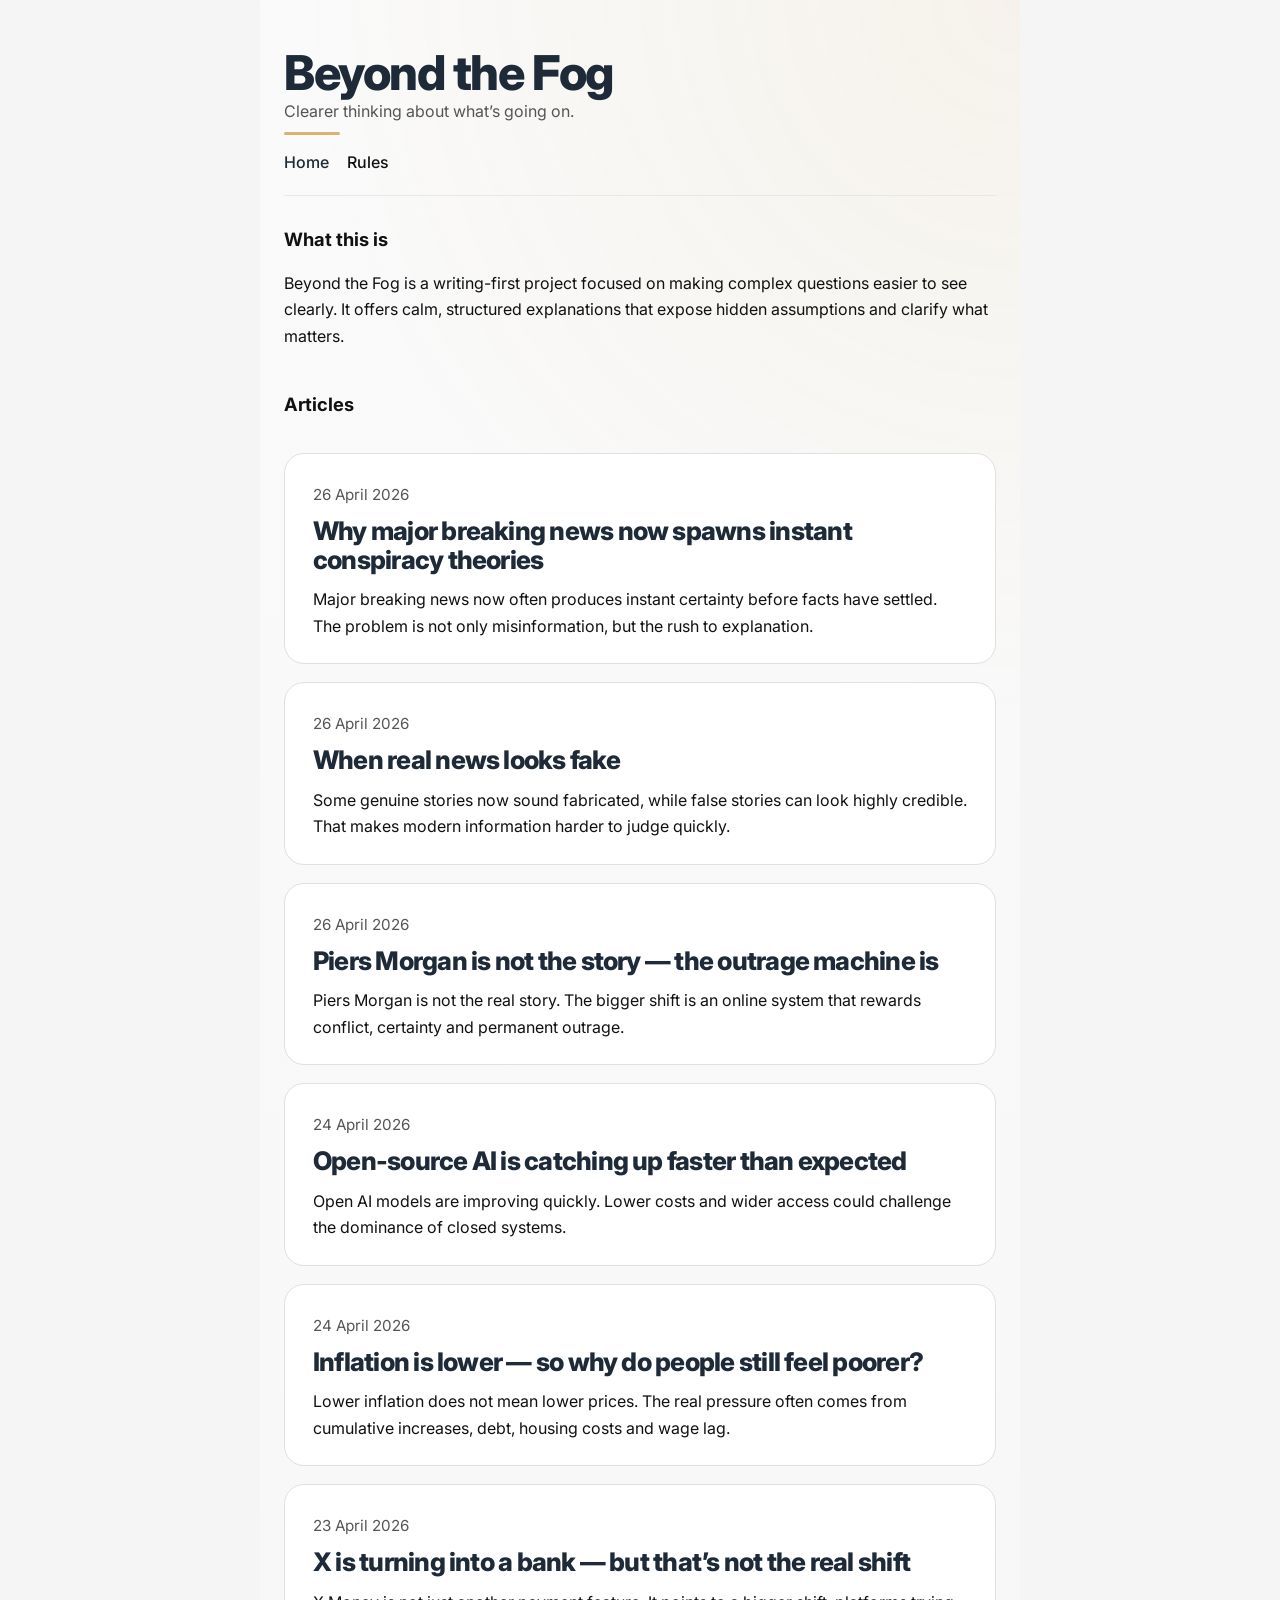
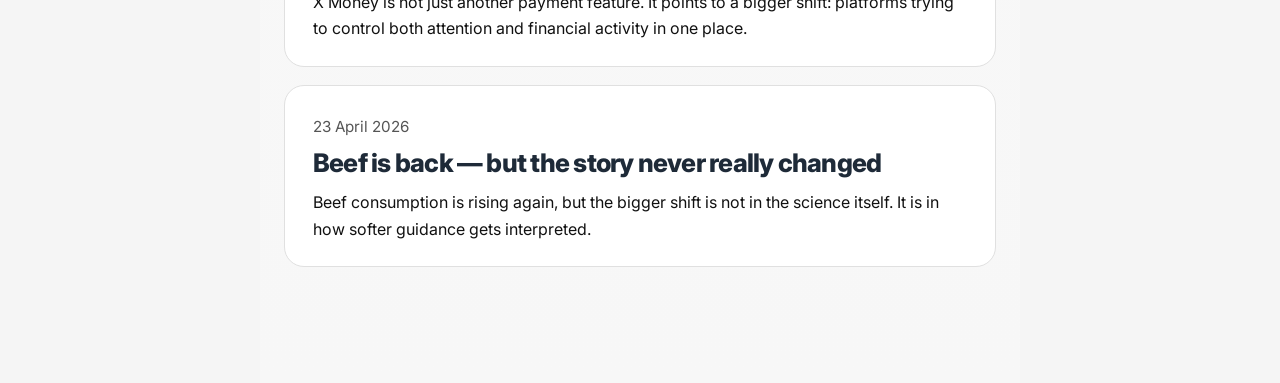
<file: index.html>
<!DOCTYPE html>
<html lang="en">
<head>

<!-- Google tag (gtag.js) -->
<script async src="https://www.googletagmanager.com/gtag/js?id=G-8LVD73R1KJ"></script>
<script>
  window.dataLayer = window.dataLayer || [];
  function gtag(){dataLayer.push(arguments);}
  gtag('js', new Date());

  gtag('config', 'G-8LVD73R1KJ');
</script>
	
	<meta charset="UTF-8" />
  <meta name="viewport" content="width=device-width, initial-scale=1.0" />
  <title>Beyond the Fog</title>
  <meta
    name="description"
    content="Beyond the Fog offers clearer thinking about what’s going on — through calm, structured writing."
  />
  <link rel="preconnect" href="https://fonts.googleapis.com" />
  <link rel="preconnect" href="https://fonts.gstatic.com" crossorigin />
  <link
    href="https://fonts.googleapis.com/css2?family=Inter:wght@400;500;600;700;800&display=swap"
    rel="stylesheet"
  />
  <link rel="stylesheet" href="css/styles.css" />
<link rel="icon" type="image/png" href="assets/favicon.png">
</head>
<body>
  <div class="site-shell">
    <header class="site-header">
      <div class="brand-block">
        <h1 class="site-title">Beyond the Fog</h1>
        <p class="site-tagline">Clearer thinking about what’s going on.</p>
        <div class="brand-mark" aria-hidden="true"></div>
      </div>

      <nav class="site-nav" aria-label="Primary navigation">
        <a href="index.html" class="nav-link current">Home</a>
        <a href="rules.html" class="nav-link">Rules</a>
      </nav>
    </header>

    <main class="main-content">
      <section class="intro-section">
        <h2>What this is</h2>
        <p>
          Beyond the Fog is a writing-first project focused on making complex questions easier to see clearly. It offers calm, structured explanations that expose hidden assumptions and clarify what matters.
        </p>
      </section>
<section class="articles-section">
  <h2>Articles</h2>

<a
  class="article-card"
  href="articles/2026-04-26-instant-conspiracy-cycle.html"
>
  <p class="article-meta">26 April 2026</p>
  <h3>Why major breaking news now spawns instant conspiracy theories</h3>
  <p class="article-summary">
    Major breaking news now often produces instant certainty before facts have settled. The problem is not only misinformation, but the rush to explanation.
  </p>
</a>
	
<a
  class="article-card"
  href="articles/2026-04-26-when-real-news-looks-fake.html"
>
  <p class="article-meta">26 April 2026</p>
  <h3>When real news looks fake</h3>
  <p class="article-summary">
    Some genuine stories now sound fabricated, while false stories can look highly credible. That makes modern information harder to judge quickly.
  </p>
</a>
	
<a
  class="article-card"
  href="articles/2026-04-26-outrage-machine.html"
>
  <p class="article-meta">26 April 2026</p>
  <h3>Piers Morgan is not the story — the outrage machine is</h3>
  <p class="article-summary">
    Piers Morgan is not the real story. The bigger shift is an online system
    that rewards conflict, certainty and permanent outrage.
  </p>
</a>

	
<a class="article-card" href="articles/2026-04-24-open-source-ai-catching-up.html">
  <p class="article-meta">24 April 2026</p>
  <h3>Open-source AI is catching up faster than expected</h3>
  <p class="article-summary">
    Open AI models are improving quickly. Lower costs and wider access could challenge the dominance of closed systems.
  </p>
</a>
	
<a class="article-card" href="articles/2026-04-24-why-people-feel-poorer.html">
  <p class="article-meta">24 April 2026</p>
  <h3>Inflation is lower — so why do people still feel poorer?</h3>
  <p class="article-summary">
    Lower inflation does not mean lower prices. The real pressure often comes from cumulative increases, debt, housing costs and wage lag.
  </p>
</a>

	
  <a
    class="article-card"
    href="articles/2026-04-23-x-money.html"
  >
    <p class="article-meta">23 April 2026</p>
    <h3>X is turning into a bank — but that’s not the real shift</h3>
    <p class="article-summary">
      X Money is not just another payment feature. It points to a bigger shift:
      platforms trying to control both attention and financial activity in one place.
    </p>
  </a>

  <a
    class="article-card"
    href="articles/2026-04-23-beef-is-back.html"
  >
    <p class="article-meta">23 April 2026</p>
    <h3>Beef is back — but the story never really changed</h3>
    <p class="article-summary">
      Beef consumption is rising again, but the bigger shift is not in the science
      itself. It is in how softer guidance gets interpreted.
    </p>
  </a>
</section> 
	   
	      </main>
  </div>
</body>
</html>
</file>
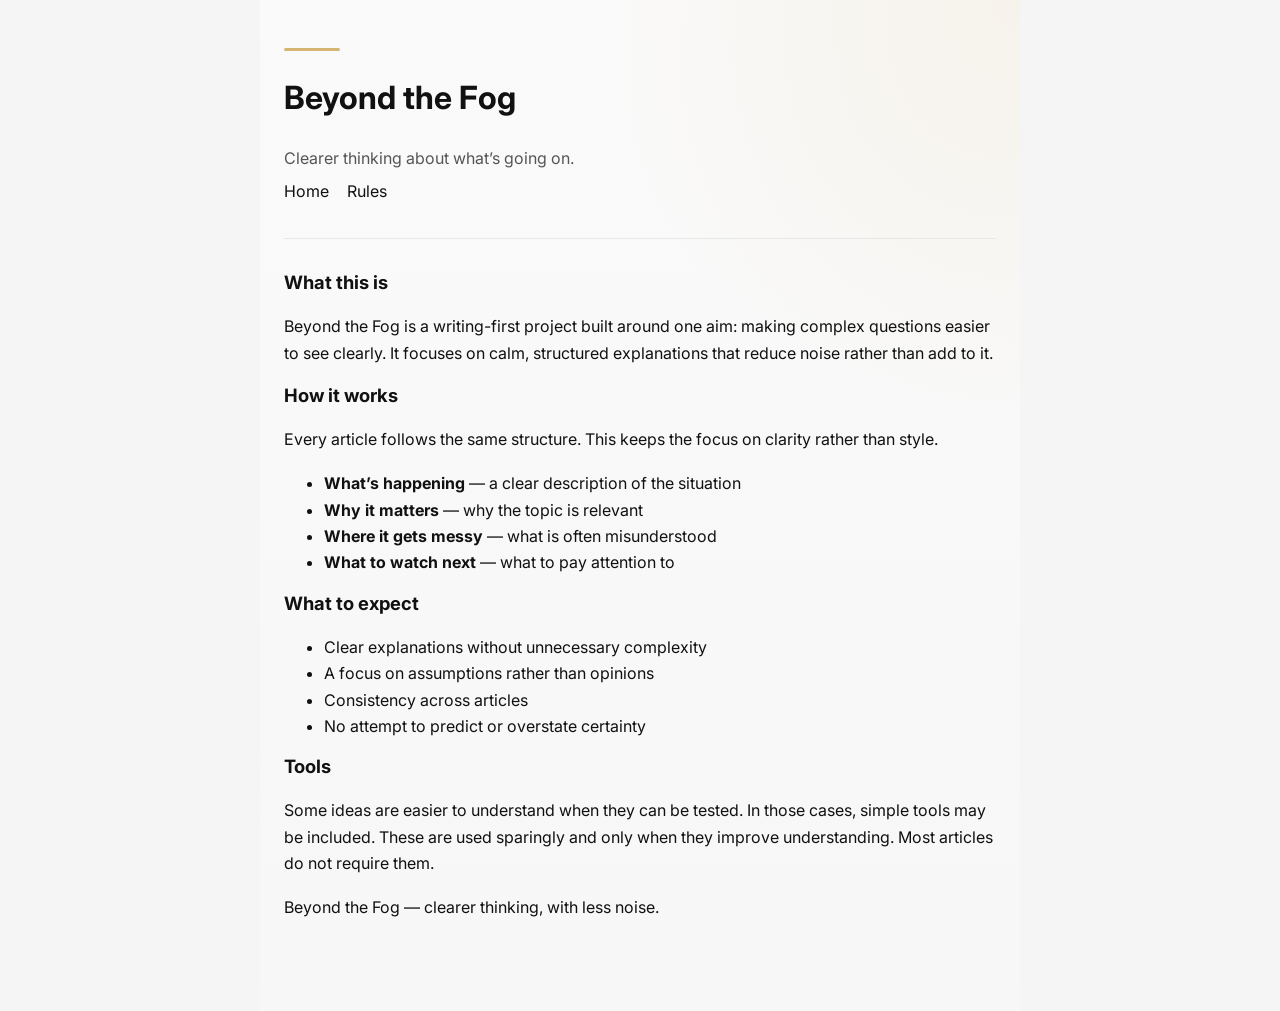
<file: rules.html>
<!DOCTYPE html>
<html lang="en">
<head>

	<!-- Google tag (gtag.js) -->
<script async src="https://www.googletagmanager.com/gtag/js?id=G-8LVD73R1KJ"></script>
<script>
  window.dataLayer = window.dataLayer || [];
  function gtag(){dataLayer.push(arguments);}
  gtag('js', new Date());

  gtag('config', 'G-8LVD73R1KJ');
</script>
	
	<meta charset="UTF-8" />
  <meta name="viewport" content="width=device-width, initial-scale=1.0" />
  <title>How this works | Beyond the Fog</title>
  <meta
    name="description"
    content="How Beyond the Fog works: a simple structure for clearer thinking about what’s going on."
  />
  <link rel="preconnect" href="https://fonts.googleapis.com" />
  <link rel="preconnect" href="https://fonts.gstatic.com" crossorigin />
  <link
    href="https://fonts.googleapis.com/css2?family=Inter:wght@400;500;600;700&display=swap"
    rel="stylesheet"
  />
  <link rel="stylesheet" href="css/styles.css" />
<link rel="icon" type="image/png" href="assets/favicon.png">
</head>
<body>
  <div class="site-shell">
    <header class="site-header">
      <div class="header-inner">
        <div class="brand-row">
          <div class="brand-mark" aria-hidden="true"></div>

          <div class="brand-block">
            <h1 class="site-name">Beyond the Fog</h1>
            <p class="site-tagline">Clearer thinking about what’s going on.</p>
            <div class="header-rule" aria-hidden="true"></div>

            <nav class="site-nav" aria-label="Primary navigation">
              <a href="index.html">Home</a>
              <a href="rules.html" aria-current="page">Rules</a>
            </nav>
          </div>
        </div>
      </div>
    </header>

    <main class="main-content">
      <div class="main-inner">
        <section class="section">
          <h2 class="section-title">What this is</h2>
          <p class="page-intro">
            Beyond the Fog is a writing-first project built around one aim:
            making complex questions easier to see clearly. It focuses on calm,
            structured explanations that reduce noise rather than add to it.
          </p>
        </section>
		        <section class="section">
          <h2 class="section-title">How it works</h2>
          <p class="page-intro">
            Every article follows the same structure. This keeps the focus on
            clarity rather than style.
          </p>

          <ul class="rules-list">
            <li><strong>What’s happening</strong> — a clear description of the situation</li>
            <li><strong>Why it matters</strong> — why the topic is relevant</li>
            <li><strong>Where it gets messy</strong> — what is often misunderstood</li>
            <li><strong>What to watch next</strong> — what to pay attention to</li>
          </ul>
        </section>

        <section class="section">
          <h2 class="section-title">What to expect</h2>
          <ul class="rules-list">
            <li>Clear explanations without unnecessary complexity</li>
            <li>A focus on assumptions rather than opinions</li>
            <li>Consistency across articles</li>
            <li>No attempt to predict or overstate certainty</li>
          </ul>
        </section>
		        <section class="section">
          <h2 class="section-title">Tools</h2>
          <p class="page-intro">
            Some ideas are easier to understand when they can be tested. In those
            cases, simple tools may be included. These are used sparingly and
            only when they improve understanding. Most articles do not require
            them.
          </p>
        </section>
      </div>
    </main>

    <footer class="site-footer">
      <div class="footer-inner">
        <p class="footer-text">
          Beyond the Fog — clearer thinking, with less noise.
        </p>
      </div>
    </footer>
  </div>
</body>
</html>
</file>
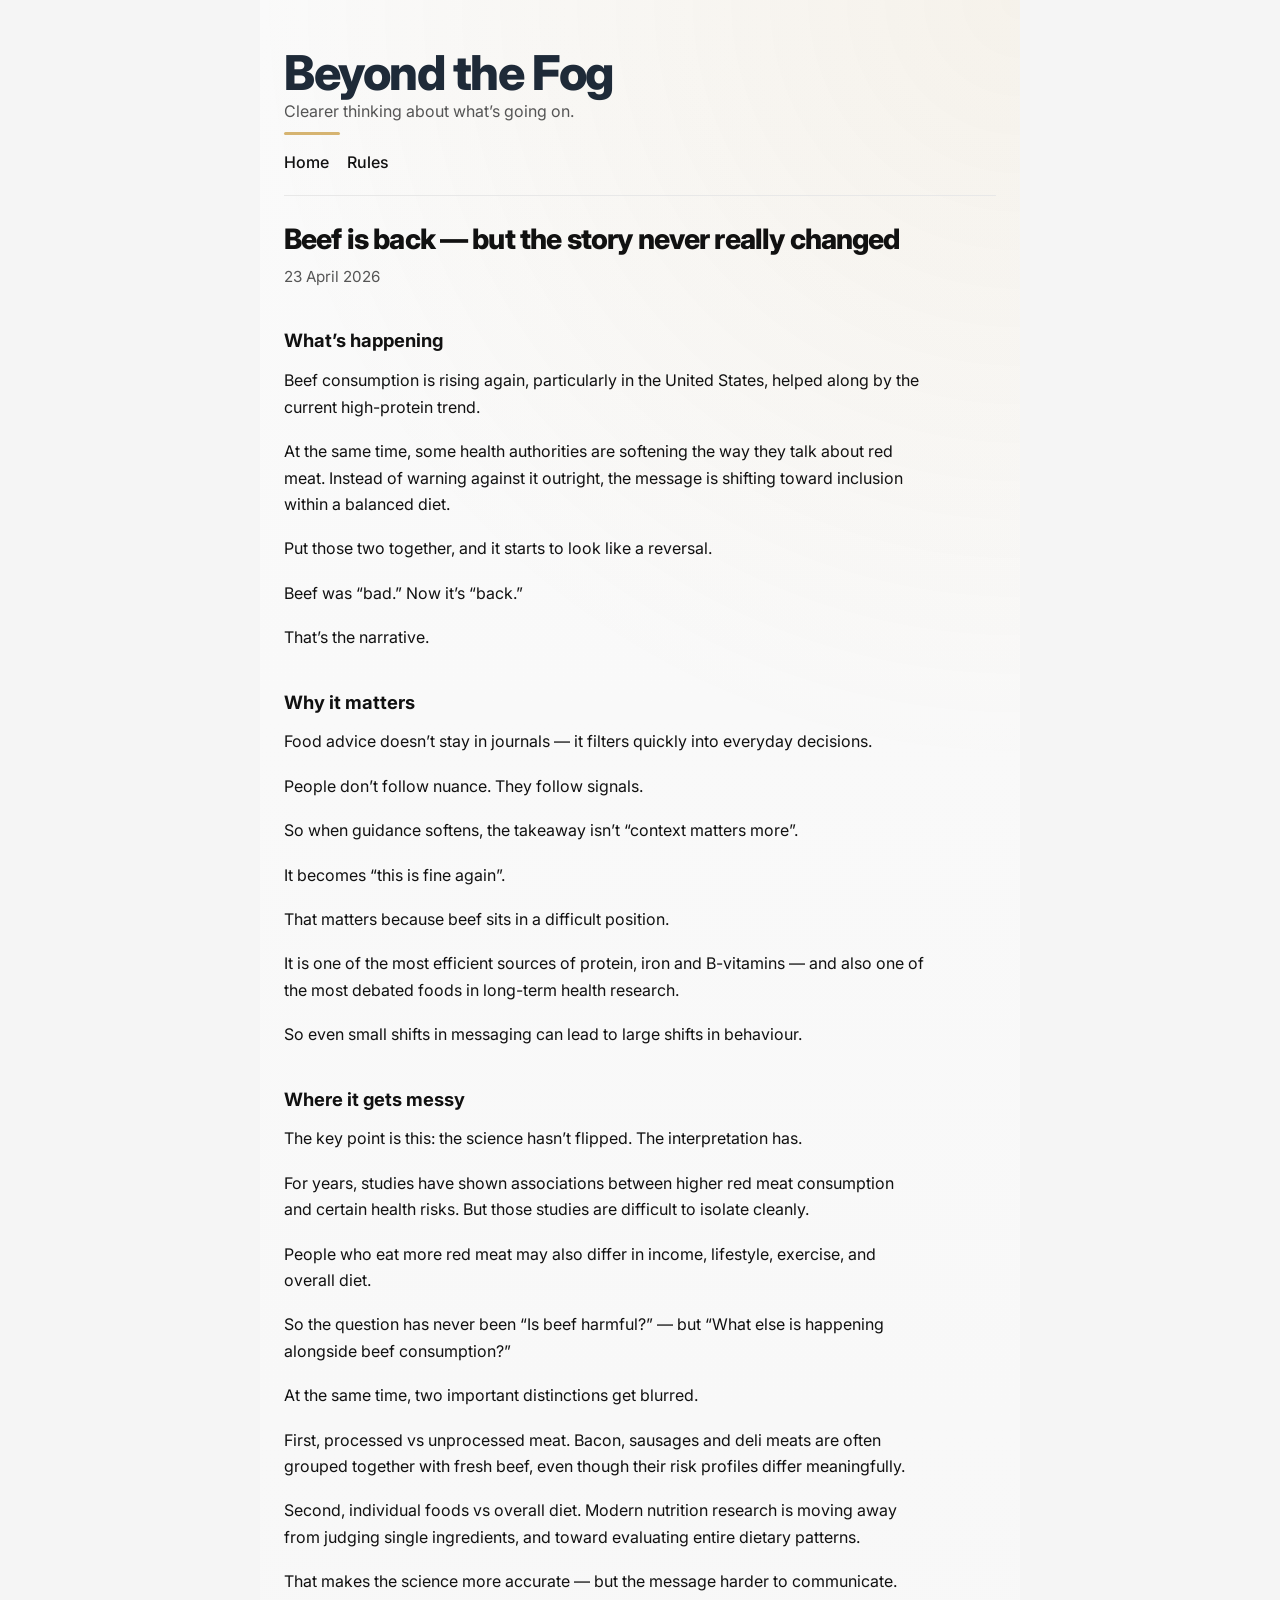
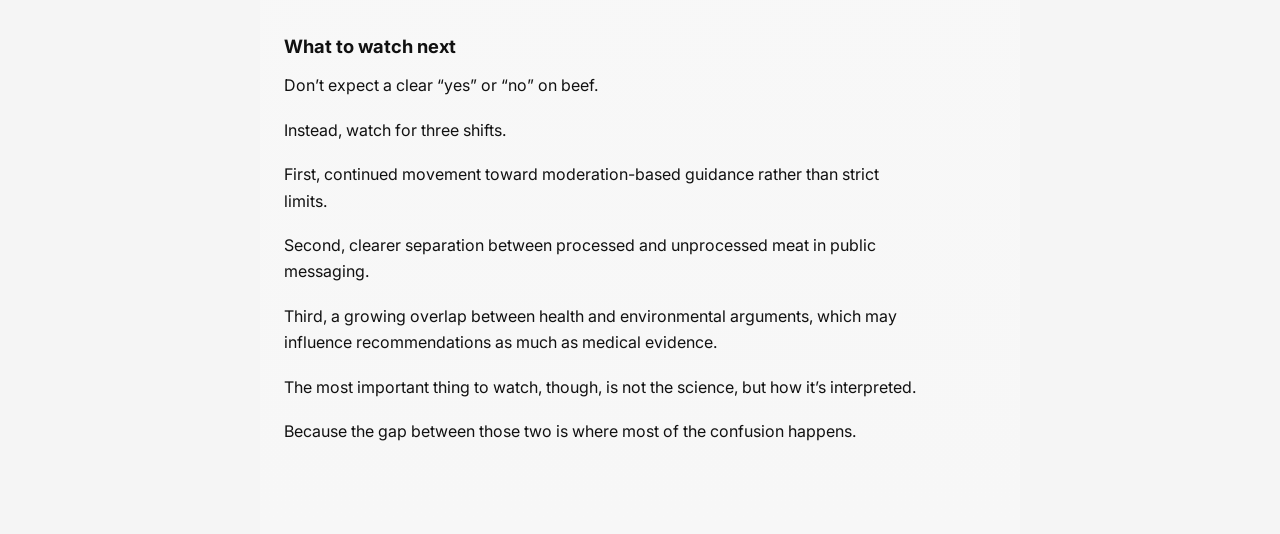
<file: articles/2026-04-23-beef-is-back.html>
<!DOCTYPE html>
<html lang="en">
<head>

<!-- Google tag (gtag.js) -->
<script async src="https://www.googletagmanager.com/gtag/js?id=G-8LVD73R1KJ"></script>
<script>
  window.dataLayer = window.dataLayer || [];
  function gtag(){dataLayer.push(arguments);}
  gtag('js', new Date());

  gtag('config', 'G-8LVD73R1KJ');
</script>
	
	<meta charset="UTF-8" />
  <meta name="viewport" content="width=device-width, initial-scale=1.0" />
  <title>Beef is back — but the story never really changed | Beyond the Fog</title>
  <meta
    name="description"
    content="Beef is making a comeback, but the underlying science hasn’t changed as much as the narrative suggests."
  />
  <link rel="preconnect" href="https://fonts.googleapis.com" />
  <link rel="preconnect" href="https://fonts.gstatic.com" crossorigin />
  <link
    href="https://fonts.googleapis.com/css2?family=Inter:wght@400;500;600;700;800&display=swap"
    rel="stylesheet"
  />
  <link rel="stylesheet" href="../css/styles.css" />
	<link rel="icon" type="image/png" href="../assets/favicon.png">
</head>

<body class="article-page">
  <div class="site-shell">

    <header class="site-header">
      <div class="brand-block">
        <h1 class="site-title">Beyond the Fog</h1>
        <p class="site-tagline">Clearer thinking about what’s going on.</p>
        <div class="brand-mark" aria-hidden="true"></div>
      </div>

      <nav class="site-nav" aria-label="Primary navigation">
        <a href="../index.html" class="nav-link">Home</a>
        <a href="../rules.html" class="nav-link">Rules</a>
      </nav>
    </header>

    <main class="article-container">

      <article>

        <h1 class="article-title">
          Beef is back — but the story never really changed
        </h1>

        <p class="article-date">23 April 2026</p>
		        <h2>What’s happening</h2>

        <p>
          Beef consumption is rising again, particularly in the United States,
          helped along by the current high-protein trend.
        </p>

        <p>
          At the same time, some health authorities are softening the way they
          talk about red meat. Instead of warning against it outright, the
          message is shifting toward inclusion within a balanced diet.
        </p>

        <p>
          Put those two together, and it starts to look like a reversal.
        </p>

        <p>
          Beef was “bad.” Now it’s “back.”
        </p>

        <p>
          That’s the narrative.
        </p>

        <h2>Why it matters</h2>

        <p>
          Food advice doesn’t stay in journals — it filters quickly into
          everyday decisions.
        </p>

        <p>
          People don’t follow nuance. They follow signals.
        </p>

        <p>
          So when guidance softens, the takeaway isn’t “context matters more”.
        </p>

        <p>
          It becomes “this is fine again”.
        </p>

        <p>
          That matters because beef sits in a difficult position.
        </p>

        <p>
          It is one of the most efficient sources of protein, iron and
          B-vitamins — and also one of the most debated foods in long-term
          health research.
        </p>

        <p>
          So even small shifts in messaging can lead to large shifts in
          behaviour.
        </p>
		        <h2>Where it gets messy</h2>

        <p>
          The key point is this: the science hasn’t flipped. The interpretation
          has.
        </p>

        <p>
          For years, studies have shown associations between higher red meat
          consumption and certain health risks. But those studies are difficult
          to isolate cleanly.
        </p>

        <p>
          People who eat more red meat may also differ in income, lifestyle,
          exercise, and overall diet.
        </p>

        <p>
          So the question has never been “Is beef harmful?” — but “What else is
          happening alongside beef consumption?”
        </p>

        <p>
          At the same time, two important distinctions get blurred.
        </p>

        <p>
          First, processed vs unprocessed meat. Bacon, sausages and deli meats
          are often grouped together with fresh beef, even though their risk
          profiles differ meaningfully.
        </p>

        <p>
          Second, individual foods vs overall diet. Modern nutrition research is
          moving away from judging single ingredients, and toward evaluating
          entire dietary patterns.
        </p>

        <p>
          That makes the science more accurate — but the message harder to
          communicate.
        </p>
		        <h2>What to watch next</h2>

        <p>
          Don’t expect a clear “yes” or “no” on beef.
        </p>

        <p>
          Instead, watch for three shifts.
        </p>

        <p>
          First, continued movement toward moderation-based guidance rather than
          strict limits.
        </p>

        <p>
          Second, clearer separation between processed and unprocessed meat in
          public messaging.
        </p>

        <p>
          Third, a growing overlap between health and environmental arguments,
          which may influence recommendations as much as medical evidence.
        </p>

        <p>
          The most important thing to watch, though, is not the science, but how
          it’s interpreted.
        </p>

        <p>
          Because the gap between those two is where most of the confusion
          happens.
        </p>

      </article>

    </main>

  </div>
</body>
</html>
</file>
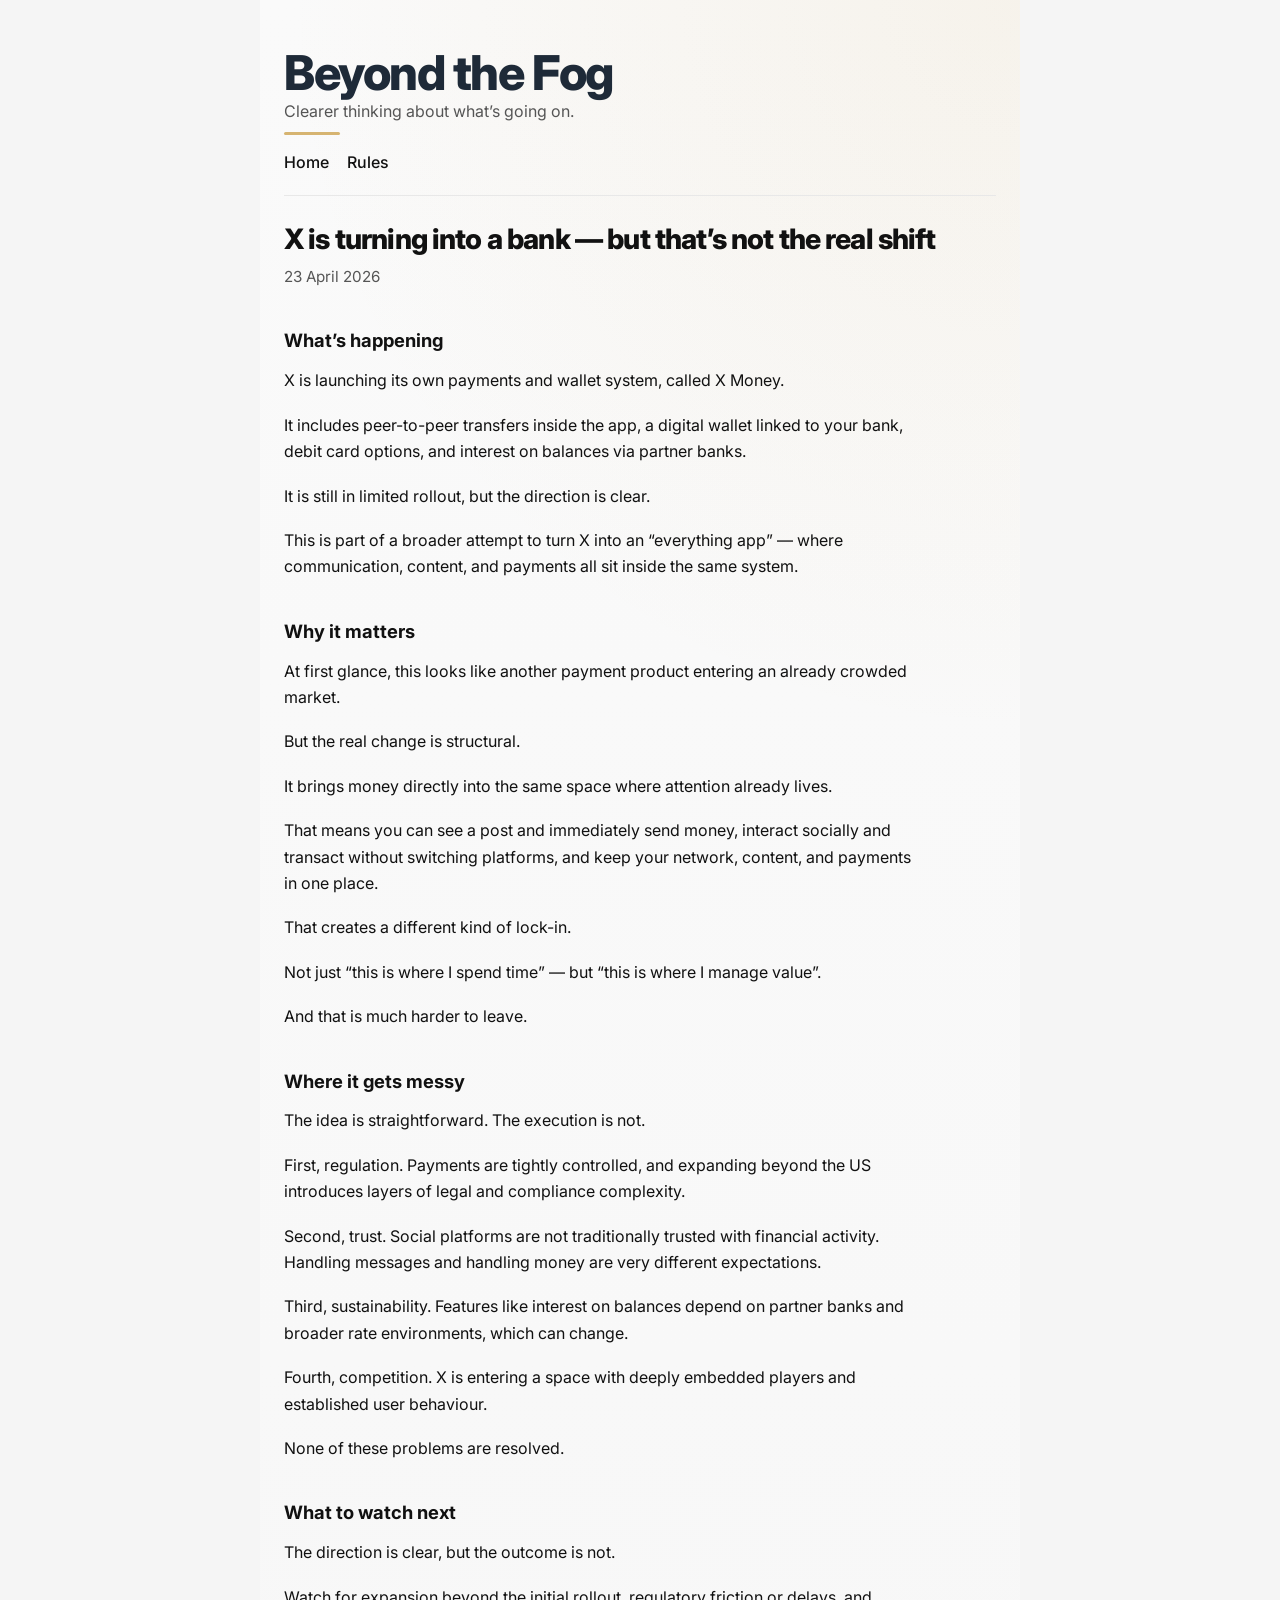
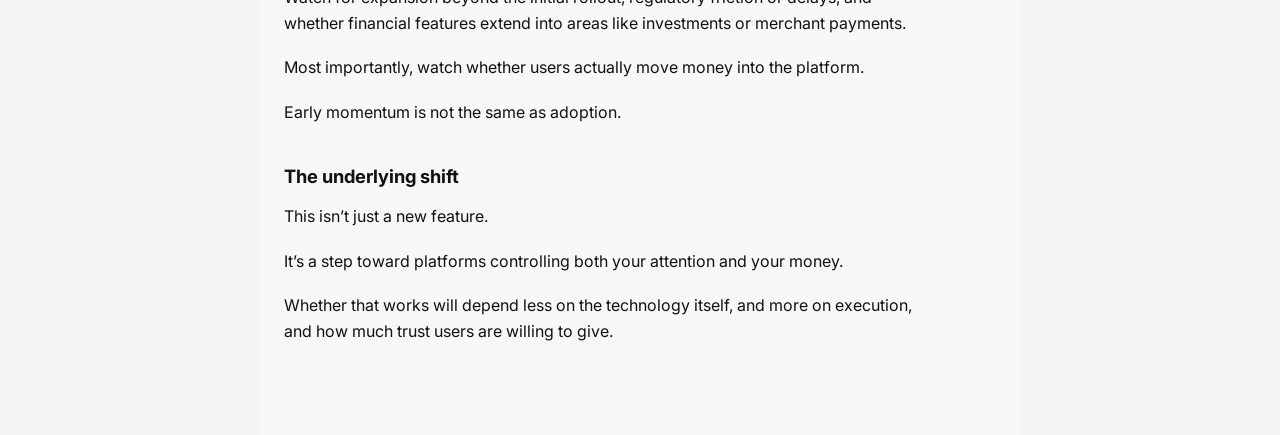
<file: articles/2026-04-23-x-money.html>
<!DOCTYPE html>
<html lang="en">
<head>

	<!-- Google tag (gtag.js) -->
<script async src="https://www.googletagmanager.com/gtag/js?id=G-8LVD73R1KJ"></script>
<script>
  window.dataLayer = window.dataLayer || [];
  function gtag(){dataLayer.push(arguments);}
  gtag('js', new Date());

  gtag('config', 'G-8LVD73R1KJ');
</script>
		
	<meta charset="UTF-8" />
  <meta name="viewport" content="width=device-width, initial-scale=1.0" />
  <title>X is turning into a bank — but that’s not the real shift | Beyond the Fog</title>
  <meta
    name="description"
    content="X Money isn’t just a payment feature — it’s part of a broader shift toward platforms combining attention and financial control."
  />
  <link rel="preconnect" href="https://fonts.googleapis.com" />
  <link rel="preconnect" href="https://fonts.gstatic.com" crossorigin />
  <link
    href="https://fonts.googleapis.com/css2?family=Inter:wght@400;500;600;700;800&display=swap"
    rel="stylesheet"
  />
  <link rel="stylesheet" href="../css/styles.css" />
<link rel="icon" type="image/png" href="../assets/favicon.png">
</head>

<body class="article-page">
  <div class="site-shell">

    <header class="site-header">
      <div class="brand-block">
        <h1 class="site-title">Beyond the Fog</h1>
        <p class="site-tagline">Clearer thinking about what’s going on.</p>
        <div class="brand-mark" aria-hidden="true"></div>
      </div>

      <nav class="site-nav" aria-label="Primary navigation">
        <a href="../index.html" class="nav-link">Home</a>
        <a href="../rules.html" class="nav-link">Rules</a>
      </nav>
    </header>

    <main class="article-container">

      <article>

        <h1 class="article-title">
          X is turning into a bank — but that’s not the real shift
        </h1>

        <p class="article-date">23 April 2026</p>
		        <h2>What’s happening</h2>

        <p>
          X is launching its own payments and wallet system, called X Money.
        </p>

        <p>
          It includes peer-to-peer transfers inside the app, a digital wallet
          linked to your bank, debit card options, and interest on balances via
          partner banks.
        </p>

        <p>
          It is still in limited rollout, but the direction is clear.
        </p>

        <p>
          This is part of a broader attempt to turn X into an “everything app”
          — where communication, content, and payments all sit inside the same
          system.
        </p>

        <h2>Why it matters</h2>

        <p>
          At first glance, this looks like another payment product entering an
          already crowded market.
        </p>

        <p>
          But the real change is structural.
        </p>

        <p>
          It brings money directly into the same space where attention already
          lives.
        </p>

        <p>
          That means you can see a post and immediately send money, interact
          socially and transact without switching platforms, and keep your
          network, content, and payments in one place.
        </p>

        <p>
          That creates a different kind of lock-in.
        </p>

        <p>
          Not just “this is where I spend time” — but “this is where I manage
          value”.
        </p>

        <p>
          And that is much harder to leave.
        </p>
		        <h2>Where it gets messy</h2>

        <p>
          The idea is straightforward. The execution is not.
        </p>

        <p>
          First, regulation. Payments are tightly controlled, and expanding
          beyond the US introduces layers of legal and compliance complexity.
        </p>

        <p>
          Second, trust. Social platforms are not traditionally trusted with
          financial activity. Handling messages and handling money are very
          different expectations.
        </p>

        <p>
          Third, sustainability. Features like interest on balances depend on
          partner banks and broader rate environments, which can change.
        </p>

        <p>
          Fourth, competition. X is entering a space with deeply embedded
          players and established user behaviour.
        </p>

        <p>
          None of these problems are resolved.
        </p>
		        <h2>What to watch next</h2>

        <p>
          The direction is clear, but the outcome is not.
        </p>

        <p>
          Watch for expansion beyond the initial rollout, regulatory friction
          or delays, and whether financial features extend into areas like
          investments or merchant payments.
        </p>

        <p>
          Most importantly, watch whether users actually move money into the
          platform.
        </p>

        <p>
          Early momentum is not the same as adoption.
        </p>

        <h2>The underlying shift</h2>

        <p>
          This isn’t just a new feature.
        </p>

        <p>
          It’s a step toward platforms controlling both your attention and your
          money.
        </p>

        <p>
          Whether that works will depend less on the technology itself, and more
          on execution, and how much trust users are willing to give.
        </p>

      </article>

    </main>

  </div>
</body>
</html>
</file>
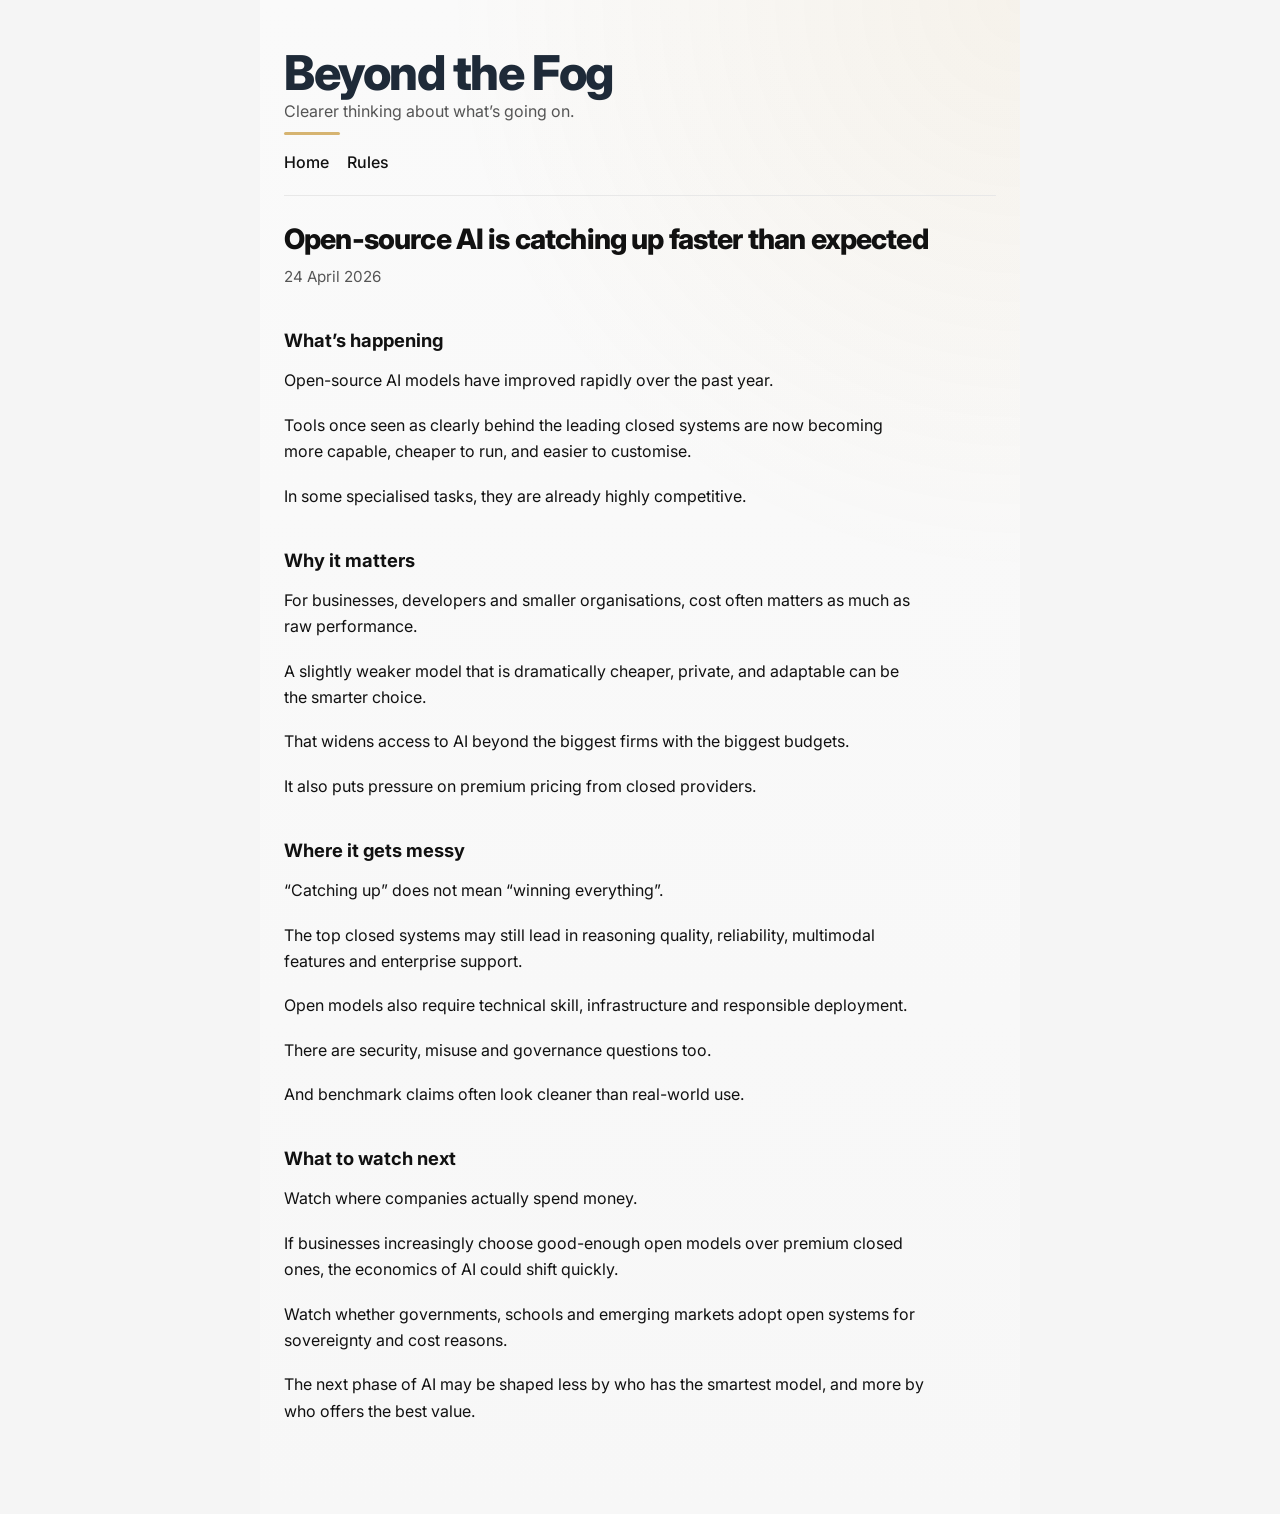
<file: articles/2026-04-24-open-source-ai-catching-up.html>
<!DOCTYPE html>
<html lang="en">
<head>

<!-- Google tag (gtag.js) -->
<script async src="https://www.googletagmanager.com/gtag/js?id=G-8LVD73R1KJ"></script>
<script>
window.dataLayer = window.dataLayer || [];
function gtag(){dataLayer.push(arguments);}
gtag('js', new Date());
gtag('config', 'G-8LVD73R1KJ');
</script>

<meta charset="UTF-8" />
<meta name="viewport" content="width=device-width, initial-scale=1.0" />

<title>Open-source AI is catching up faster than expected | Beyond the Fog</title>

<meta
name="description"
content="Open-source AI models are improving quickly. That could lower costs, widen access, and challenge the dominance of closed systems."
/>

<link rel="preconnect" href="https://fonts.googleapis.com" />
<link rel="preconnect" href="https://fonts.gstatic.com" crossorigin />
<link
href="https://fonts.googleapis.com/css2?family=Inter:wght@400;500;600;700;800&display=swap"
rel="stylesheet"
/>

<link rel="stylesheet" href="../css/styles.css" />
<link rel="icon" type="image/png" href="../assets/favicon.png" />

</head>

<body class="article-page">
<div class="site-shell">

<header class="site-header">
<div class="brand-block">
<h1 class="site-title">Beyond the Fog</h1>
<p class="site-tagline">Clearer thinking about what’s going on.</p>
<div class="brand-mark" aria-hidden="true"></div>
</div>

<nav class="site-nav" aria-label="Primary navigation">
<a href="../index.html" class="nav-link">Home</a>
<a href="../rules.html" class="nav-link">Rules</a>
</nav>
</header>

<main class="article-container">
<article>

<h1 class="article-title">
Open-source AI is catching up faster than expected
</h1>

<p class="article-date">24 April 2026</p>

<h2>What’s happening</h2>

<p>
Open-source AI models have improved rapidly over the past year.
</p>

<p>
Tools once seen as clearly behind the leading closed systems are now becoming more capable, cheaper to run, and easier to customise.
</p>

<p>
In some specialised tasks, they are already highly competitive.
</p>

<h2>Why it matters</h2>

<p>
For businesses, developers and smaller organisations, cost often matters as much as raw performance.
</p>

<p>
A slightly weaker model that is dramatically cheaper, private, and adaptable can be the smarter choice.
</p>

<p>
That widens access to AI beyond the biggest firms with the biggest budgets.
</p>

<p>
It also puts pressure on premium pricing from closed providers.
</p>

<h2>Where it gets messy</h2>

<p>
“Catching up” does not mean “winning everything”.
</p>

<p>
The top closed systems may still lead in reasoning quality, reliability, multimodal features and enterprise support.
</p>

<p>
Open models also require technical skill, infrastructure and responsible deployment.
</p>

<p>
There are security, misuse and governance questions too.
</p>

<p>
And benchmark claims often look cleaner than real-world use.
</p>

<h2>What to watch next</h2>

<p>
Watch where companies actually spend money.
</p>

<p>
If businesses increasingly choose good-enough open models over premium closed ones, the economics of AI could shift quickly.
</p>

<p>
Watch whether governments, schools and emerging markets adopt open systems for sovereignty and cost reasons.
</p>

<p>
The next phase of AI may be shaped less by who has the smartest model, and more by who offers the best value.
</p>

</article>
</main>

</div>
</body>
</html>
</file>
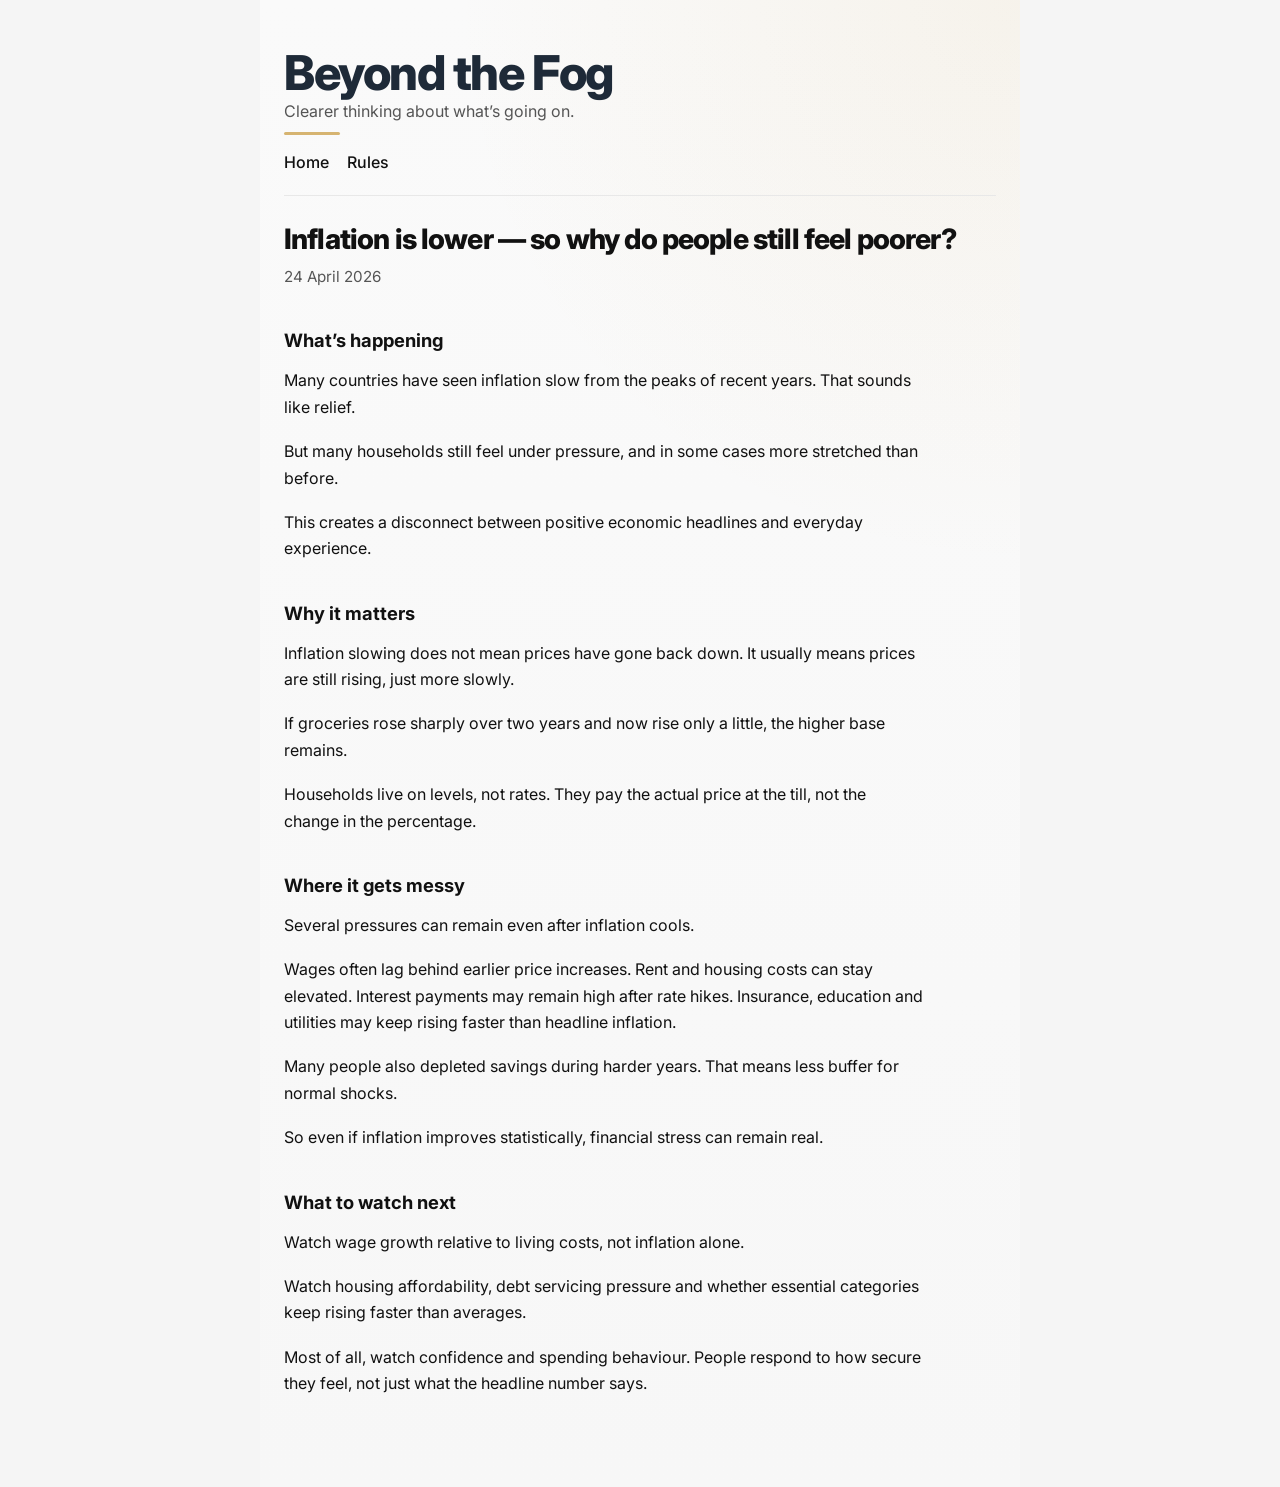
<file: articles/2026-04-24-why-people-feel-poorer.html>
<!DOCTYPE html>
<html lang="en">
<head>

<!-- Google tag (gtag.js) -->
<script async src="https://www.googletagmanager.com/gtag/js?id=G-8LVD73R1KJ"></script>
<script>
window.dataLayer = window.dataLayer || [];
function gtag(){dataLayer.push(arguments);}
gtag('js', new Date());
gtag('config', 'G-8LVD73R1KJ');
</script>

<meta charset="UTF-8" />
<meta name="viewport" content="width=device-width, initial-scale=1.0" />

<title>Inflation is lower — so why do people still feel poorer? | Beyond the Fog</title>

<meta
name="description"
content="Inflation is lower, but life may not feel cheaper. Why cumulative price rises, housing costs, debt and wage lag still squeeze households."
/>

<link rel="preconnect" href="https://fonts.googleapis.com" />
<link rel="preconnect" href="https://fonts.gstatic.com" crossorigin />
<link
href="https://fonts.googleapis.com/css2?family=Inter:wght@400;500;600;700;800&display=swap"
rel="stylesheet"
/>

<link rel="stylesheet" href="../css/styles.css" />
<link rel="icon" type="image/png" href="../assets/favicon.png" />

</head>

<body class="article-page">
<div class="site-shell">

<header class="site-header">
<div class="brand-block">
<h1 class="site-title">Beyond the Fog</h1>
<p class="site-tagline">Clearer thinking about what’s going on.</p>
<div class="brand-mark" aria-hidden="true"></div>
</div>

<nav class="site-nav" aria-label="Primary navigation">
<a href="../index.html" class="nav-link">Home</a>
<a href="../rules.html" class="nav-link">Rules</a>
</nav>
</header>

<main class="article-container">
<article>

<h1 class="article-title">
Inflation is lower — so why do people still feel poorer?
</h1>

<p class="article-date">24 April 2026</p>

<h2>What’s happening</h2>

<p>
Many countries have seen inflation slow from the peaks of recent years.
That sounds like relief.
</p>

<p>
But many households still feel under pressure, and in some cases more stretched than before.
</p>

<p>
This creates a disconnect between positive economic headlines and everyday experience.
</p>

<h2>Why it matters</h2>

<p>
Inflation slowing does not mean prices have gone back down.
It usually means prices are still rising, just more slowly.
</p>

<p>
If groceries rose sharply over two years and now rise only a little, the higher base remains.
</p>

<p>
Households live on levels, not rates.
They pay the actual price at the till, not the change in the percentage.
</p>

<h2>Where it gets messy</h2>

<p>
Several pressures can remain even after inflation cools.
</p>

<p>
Wages often lag behind earlier price increases.
Rent and housing costs can stay elevated.
Interest payments may remain high after rate hikes.
Insurance, education and utilities may keep rising faster than headline inflation.
</p>

<p>
Many people also depleted savings during harder years.
That means less buffer for normal shocks.
</p>

<p>
So even if inflation improves statistically, financial stress can remain real.
</p>

<h2>What to watch next</h2>

<p>
Watch wage growth relative to living costs, not inflation alone.
</p>

<p>
Watch housing affordability, debt servicing pressure and whether essential categories keep rising faster than averages.
</p>

<p>
Most of all, watch confidence and spending behaviour.
People respond to how secure they feel, not just what the headline number says.
</p>

</article>
</main>

</div>
</body>
</html>
</file>
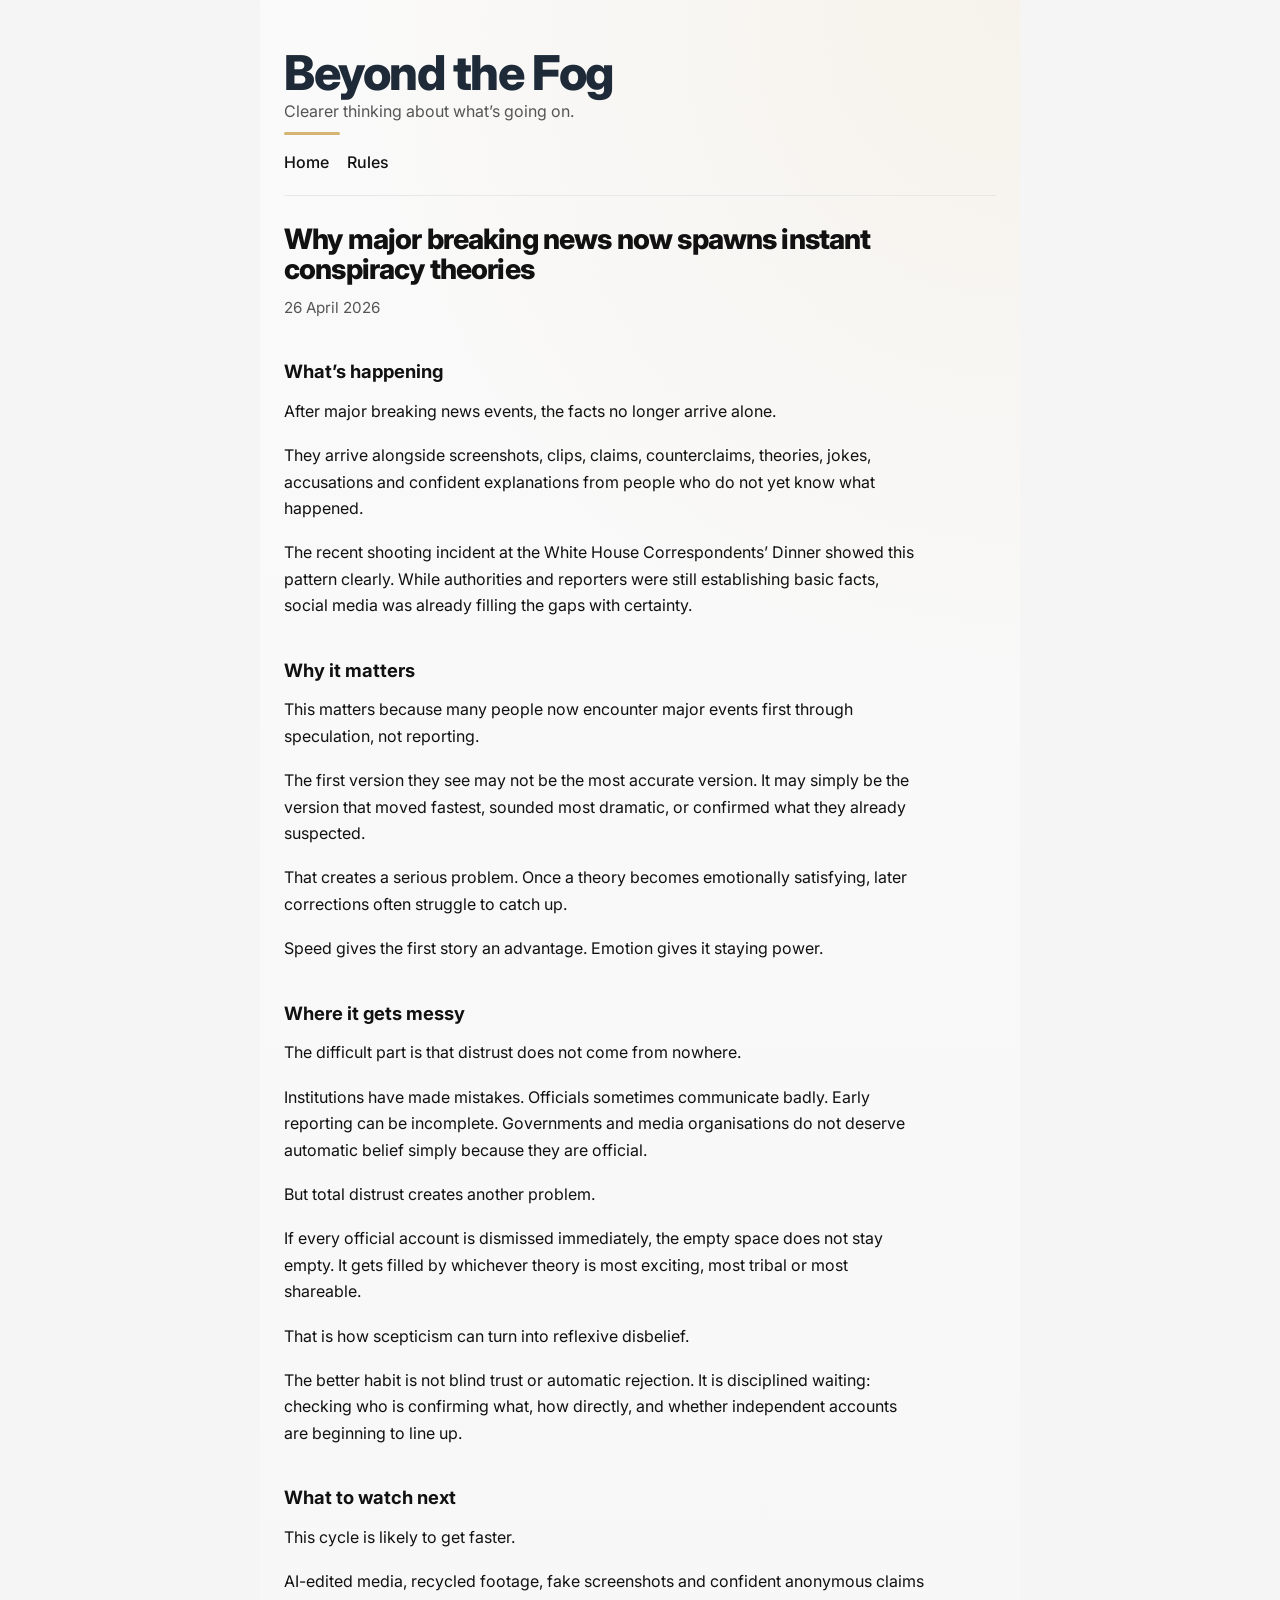
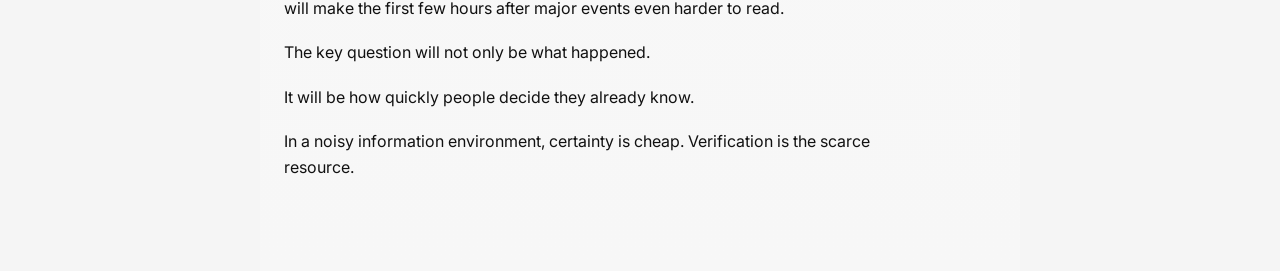
<file: articles/2026-04-26-instant-conspiracy-cycle.html>
<!DOCTYPE html>
<html lang="en">
<head>

<!-- Google tag (gtag.js) -->
<script async src="https://www.googletagmanager.com/gtag/js?id=G-8LVD73R1KJ"></script>
<script>
window.dataLayer = window.dataLayer || [];
function gtag(){dataLayer.push(arguments);}
gtag('js', new Date());
gtag('config', 'G-8LVD73R1KJ');
</script>

<meta charset="UTF-8" />
<meta name="viewport" content="width=device-width, initial-scale=1.0" />

<title>Why major breaking news now spawns instant conspiracy theories | Beyond the Fog</title>

<meta
name="description"
content="Major breaking news now often produces instant conspiracy theories before facts have settled. The problem is not only misinformation, but the rush to certainty."
/>

<link rel="preconnect" href="https://fonts.googleapis.com" />
<link rel="preconnect" href="https://fonts.gstatic.com" crossorigin />
<link
href="https://fonts.googleapis.com/css2?family=Inter:wght@400;500;600;700;800&display=swap"
rel="stylesheet"
/>

<link rel="stylesheet" href="../css/styles.css" />
<link rel="icon" type="image/png" href="../assets/favicon.png">

</head>

<body class="article-page">
<div class="site-shell">

<header class="site-header">
<div class="brand-block">
<h1 class="site-title">Beyond the Fog</h1>
<p class="site-tagline">Clearer thinking about what’s going on.</p>
<div class="brand-mark" aria-hidden="true"></div>
</div>

<nav class="site-nav" aria-label="Primary navigation">
<a href="../index.html" class="nav-link">Home</a>
<a href="../rules.html" class="nav-link">Rules</a>
</nav>
</header>

<main class="article-container">
<article>

<h1 class="article-title">
Why major breaking news now spawns instant conspiracy theories
</h1>

<p class="article-date">26 April 2026</p>

<h2>What’s happening</h2>

<p>
After major breaking news events, the facts no longer arrive alone.
</p>

<p>
They arrive alongside screenshots, clips, claims, counterclaims, theories, jokes, accusations and confident explanations from people who do not yet know what happened.
</p>

<p>
The recent shooting incident at the White House Correspondents’ Dinner showed this pattern clearly. While authorities and reporters were still establishing basic facts, social media was already filling the gaps with certainty.
</p>

<h2>Why it matters</h2>

<p>
This matters because many people now encounter major events first through speculation, not reporting.
</p>

<p>
The first version they see may not be the most accurate version. It may simply be the version that moved fastest, sounded most dramatic, or confirmed what they already suspected.
</p>

<p>
That creates a serious problem. Once a theory becomes emotionally satisfying, later corrections often struggle to catch up.
</p>

<p>
Speed gives the first story an advantage. Emotion gives it staying power.
</p>

<h2>Where it gets messy</h2>

<p>
The difficult part is that distrust does not come from nowhere.
</p>

<p>
Institutions have made mistakes. Officials sometimes communicate badly. Early reporting can be incomplete. Governments and media organisations do not deserve automatic belief simply because they are official.
</p>

<p>
But total distrust creates another problem.
</p>

<p>
If every official account is dismissed immediately, the empty space does not stay empty. It gets filled by whichever theory is most exciting, most tribal or most shareable.
</p>

<p>
That is how scepticism can turn into reflexive disbelief.
</p>

<p>
The better habit is not blind trust or automatic rejection. It is disciplined waiting: checking who is confirming what, how directly, and whether independent accounts are beginning to line up.
</p>

<h2>What to watch next</h2>

<p>
This cycle is likely to get faster.
</p>

<p>
AI-edited media, recycled footage, fake screenshots and confident anonymous claims will make the first few hours after major events even harder to read.
</p>

<p>
The key question will not only be what happened.
</p>

<p>
It will be how quickly people decide they already know.
</p>

<p>
In a noisy information environment, certainty is cheap. Verification is the scarce resource.
</p>

</article>
</main>

</div>
</body>
</html>
</file>
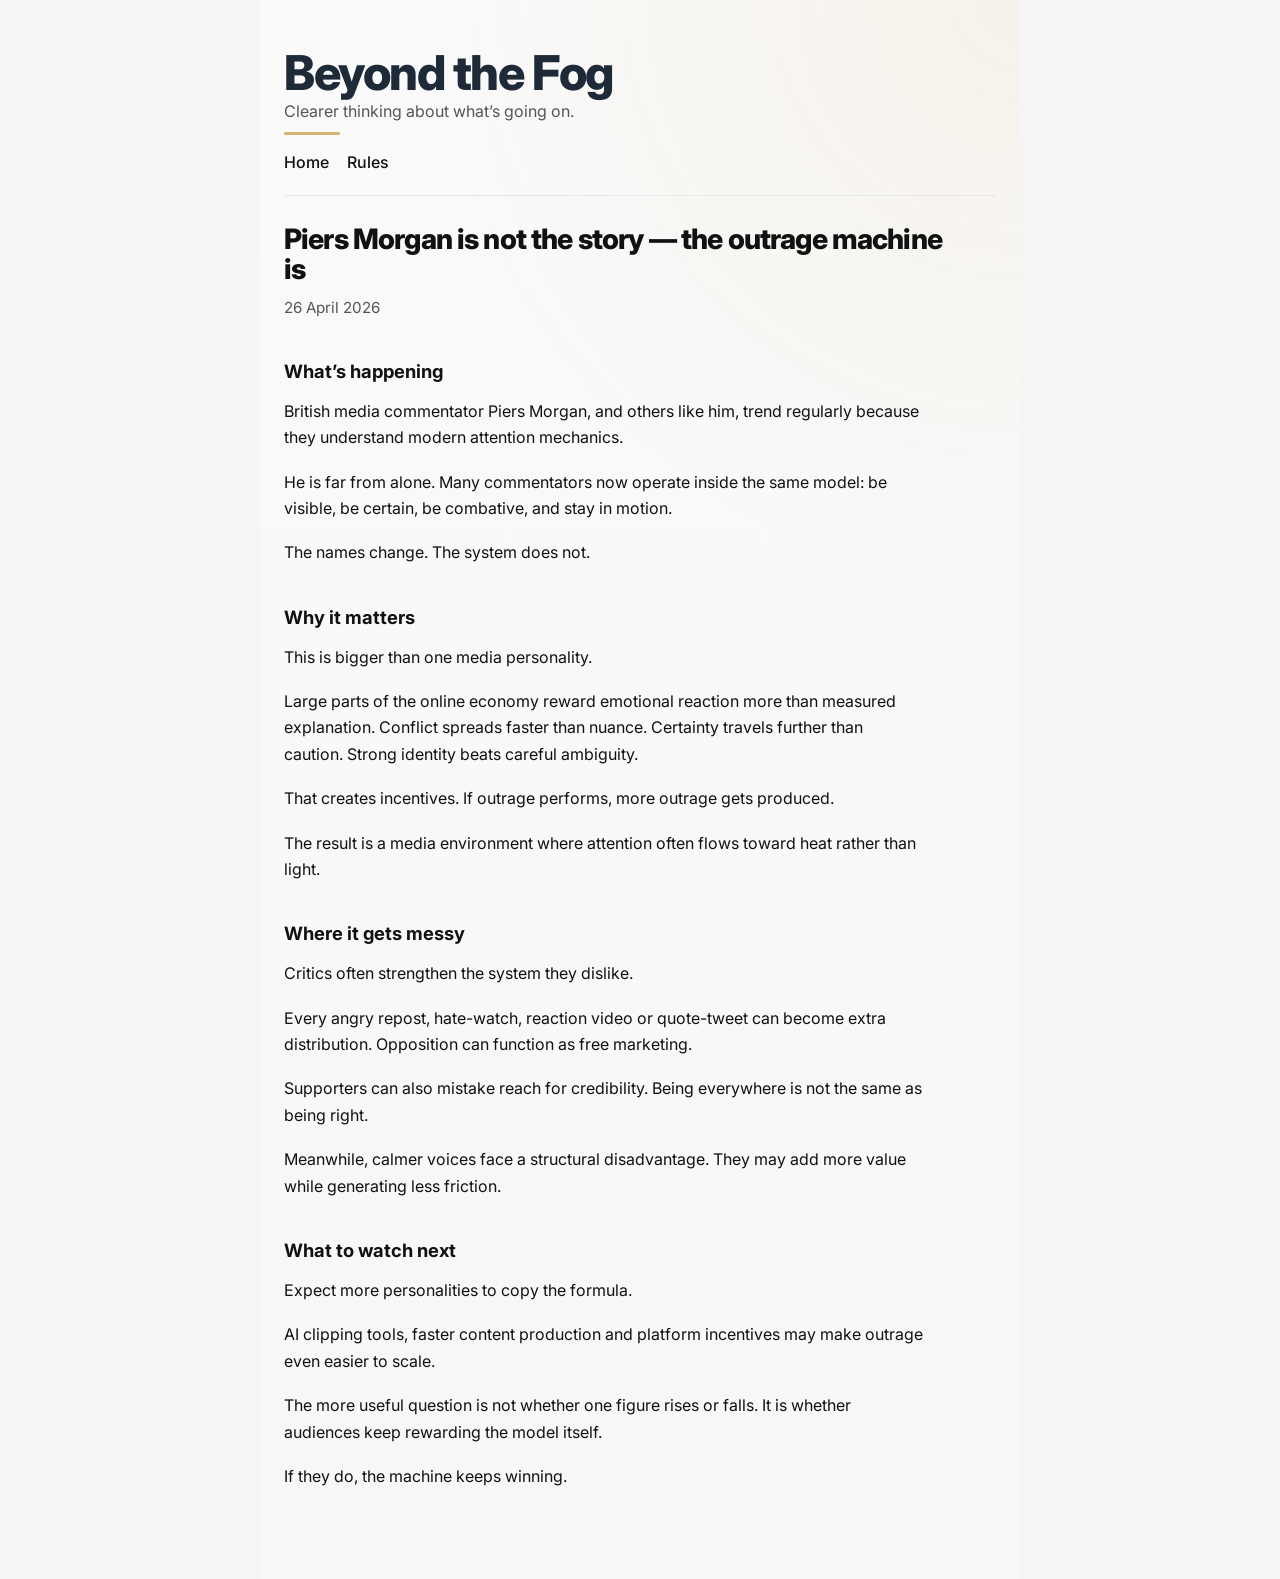
<file: articles/2026-04-26-outrage-machine.html>
<!DOCTYPE html>
<html lang="en">
<head>

<!-- Google tag (gtag.js) -->
<script async src="https://www.googletagmanager.com/gtag/js?id=G-8LVD73R1KJ"></script>
<script>
window.dataLayer = window.dataLayer || [];
function gtag(){dataLayer.push(arguments);}
gtag('js', new Date());
gtag('config', 'G-8LVD73R1KJ');
</script>

<meta charset="UTF-8" />
<meta name="viewport" content="width=device-width, initial-scale=1.0" />

<title>Piers Morgan is not the story — the outrage machine is | Beyond the Fog</title>

<meta
name="description"
content="Piers Morgan is not the real story. The bigger shift is an attention economy that rewards conflict, certainty and permanent outrage."
/>

<link rel="preconnect" href="https://fonts.googleapis.com" />
<link rel="preconnect" href="https://fonts.gstatic.com" crossorigin />
<link
href="https://fonts.googleapis.com/css2?family=Inter:wght@400;500;600;700;800&display=swap"
rel="stylesheet"
/>

<link rel="stylesheet" href="../css/styles.css" />
<link rel="icon" type="image/png" href="../assets/favicon.png">

</head>

<body class="article-page">
<div class="site-shell">

<header class="site-header">
<div class="brand-block">
<h1 class="site-title">Beyond the Fog</h1>
<p class="site-tagline">Clearer thinking about what’s going on.</p>
<div class="brand-mark" aria-hidden="true"></div>
</div>

<nav class="site-nav" aria-label="Primary navigation">
<a href="../index.html" class="nav-link">Home</a>
<a href="../rules.html" class="nav-link">Rules</a>
</nav>
</header>

<main class="article-container">
<article>

<h1 class="article-title">
Piers Morgan is not the story — the outrage machine is
</h1>

<p class="article-date">26 April 2026</p>

<h2>What’s happening</h2>

<p>
British media commentator Piers Morgan, and others like him, trend regularly because they understand modern attention mechanics.
</p>

<p>
He is far from alone. Many commentators now operate inside the same model:
be visible, be certain, be combative, and stay in motion.
</p>

<p>
The names change. The system does not.
</p>

<h2>Why it matters</h2>

<p>
This is bigger than one media personality.
</p>

<p>
Large parts of the online economy reward emotional reaction more than measured explanation.
Conflict spreads faster than nuance. Certainty travels further than caution.
Strong identity beats careful ambiguity.
</p>

<p>
That creates incentives. If outrage performs, more outrage gets produced.
</p>

<p>
The result is a media environment where attention often flows toward heat rather than light.
</p>

<h2>Where it gets messy</h2>

<p>
Critics often strengthen the system they dislike.
</p>

<p>
Every angry repost, hate-watch, reaction video or quote-tweet can become extra distribution.
Opposition can function as free marketing.
</p>

<p>
Supporters can also mistake reach for credibility. Being everywhere is not the same as being right.
</p>

<p>
Meanwhile, calmer voices face a structural disadvantage. They may add more value while generating less friction.
</p>

<h2>What to watch next</h2>

<p>
Expect more personalities to copy the formula.
</p>

<p>
AI clipping tools, faster content production and platform incentives may make outrage even easier to scale.
</p>

<p>
The more useful question is not whether one figure rises or falls.
It is whether audiences keep rewarding the model itself.
</p>

<p>
If they do, the machine keeps winning.
</p>

</article>
</main>

</div>
</body>
</html>
</file>
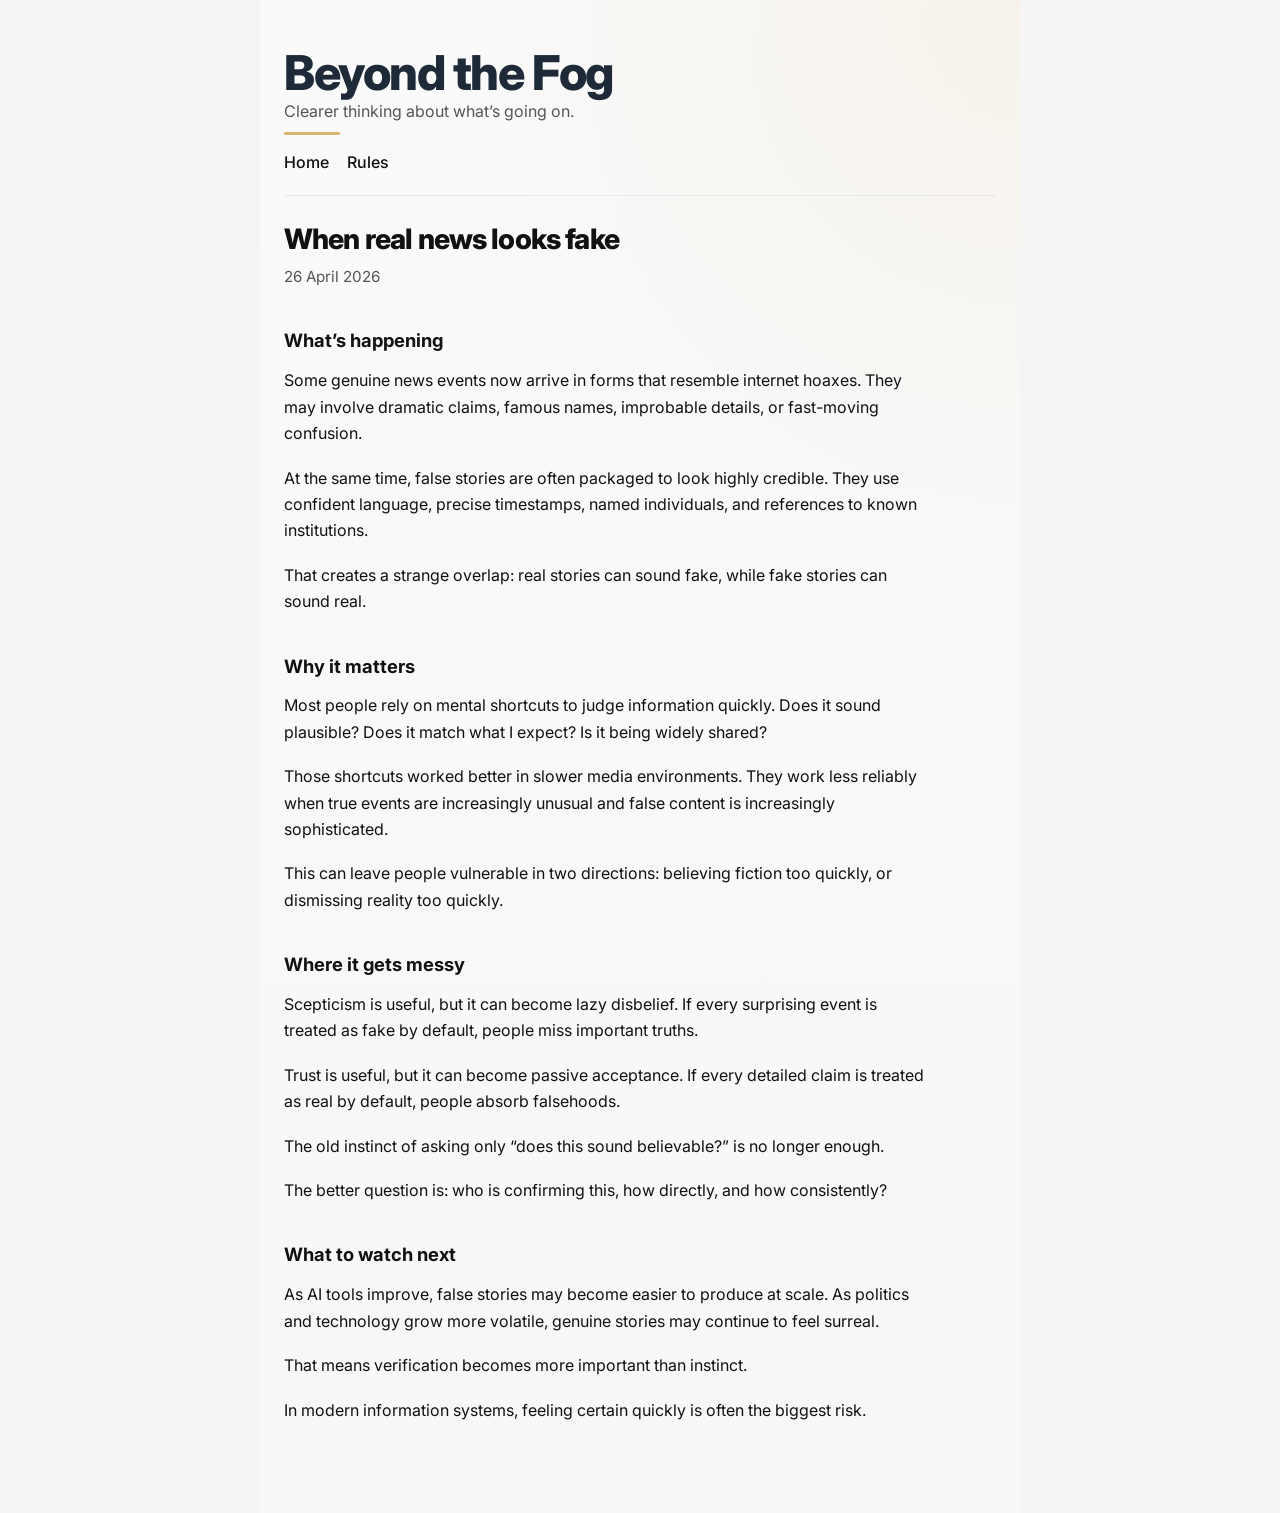
<file: articles/2026-04-26-when-real-news-looks-fake.html>
<!DOCTYPE html>
<html lang="en">
<head>

<!-- Google tag (gtag.js) -->
<script async src="https://www.googletagmanager.com/gtag/js?id=G-8LVD73R1KJ"></script>
<script>
window.dataLayer = window.dataLayer || [];
function gtag(){dataLayer.push(arguments);}
gtag('js', new Date());
gtag('config', 'G-8LVD73R1KJ');
</script>

<meta charset="UTF-8" />
<meta name="viewport" content="width=device-width, initial-scale=1.0" />

<title>When real news looks fake | Beyond the Fog</title>

<meta
name="description"
content="Some real stories now sound fabricated, while some false stories sound convincing. That makes modern information environments harder to navigate."
/>

<link rel="preconnect" href="https://fonts.googleapis.com" />
<link rel="preconnect" href="https://fonts.gstatic.com" crossorigin />
<link
href="https://fonts.googleapis.com/css2?family=Inter:wght@400;500;600;700;800&display=swap"
rel="stylesheet"
/>

<link rel="stylesheet" href="../css/styles.css" />
<link rel="icon" type="image/png" href="../assets/favicon.png">

</head>

<body class="article-page">
<div class="site-shell">

<header class="site-header">
<div class="brand-block">
<h1 class="site-title">Beyond the Fog</h1>
<p class="site-tagline">Clearer thinking about what’s going on.</p>
<div class="brand-mark" aria-hidden="true"></div>
</div>

<nav class="site-nav" aria-label="Primary navigation">
<a href="../index.html" class="nav-link">Home</a>
<a href="../rules.html" class="nav-link">Rules</a>
</nav>
</header>

<main class="article-container">
<article>

<h1 class="article-title">
When real news looks fake
</h1>

<p class="article-date">26 April 2026</p>

<h2>What’s happening</h2>

<p>
Some genuine news events now arrive in forms that resemble internet hoaxes.
They may involve dramatic claims, famous names, improbable details, or fast-moving confusion.
</p>

<p>
At the same time, false stories are often packaged to look highly credible.
They use confident language, precise timestamps, named individuals, and references to known institutions.
</p>

<p>
That creates a strange overlap: real stories can sound fake, while fake stories can sound real.
</p>

<h2>Why it matters</h2>

<p>
Most people rely on mental shortcuts to judge information quickly.
Does it sound plausible? Does it match what I expect? Is it being widely shared?
</p>

<p>
Those shortcuts worked better in slower media environments.
They work less reliably when true events are increasingly unusual and false content is increasingly sophisticated.
</p>

<p>
This can leave people vulnerable in two directions:
believing fiction too quickly, or dismissing reality too quickly.
</p>

<h2>Where it gets messy</h2>

<p>
Scepticism is useful, but it can become lazy disbelief.
If every surprising event is treated as fake by default, people miss important truths.
</p>

<p>
Trust is useful, but it can become passive acceptance.
If every detailed claim is treated as real by default, people absorb falsehoods.
</p>

<p>
The old instinct of asking only “does this sound believable?” is no longer enough.
</p>

<p>
The better question is: who is confirming this, how directly, and how consistently?
</p>

<h2>What to watch next</h2>

<p>
As AI tools improve, false stories may become easier to produce at scale.
As politics and technology grow more volatile, genuine stories may continue to feel surreal.
</p>

<p>
That means verification becomes more important than instinct.
</p>

<p>
In modern information systems, feeling certain quickly is often the biggest risk.
</p>

</article>
</main>

</div>
</body>
</html>
</file>
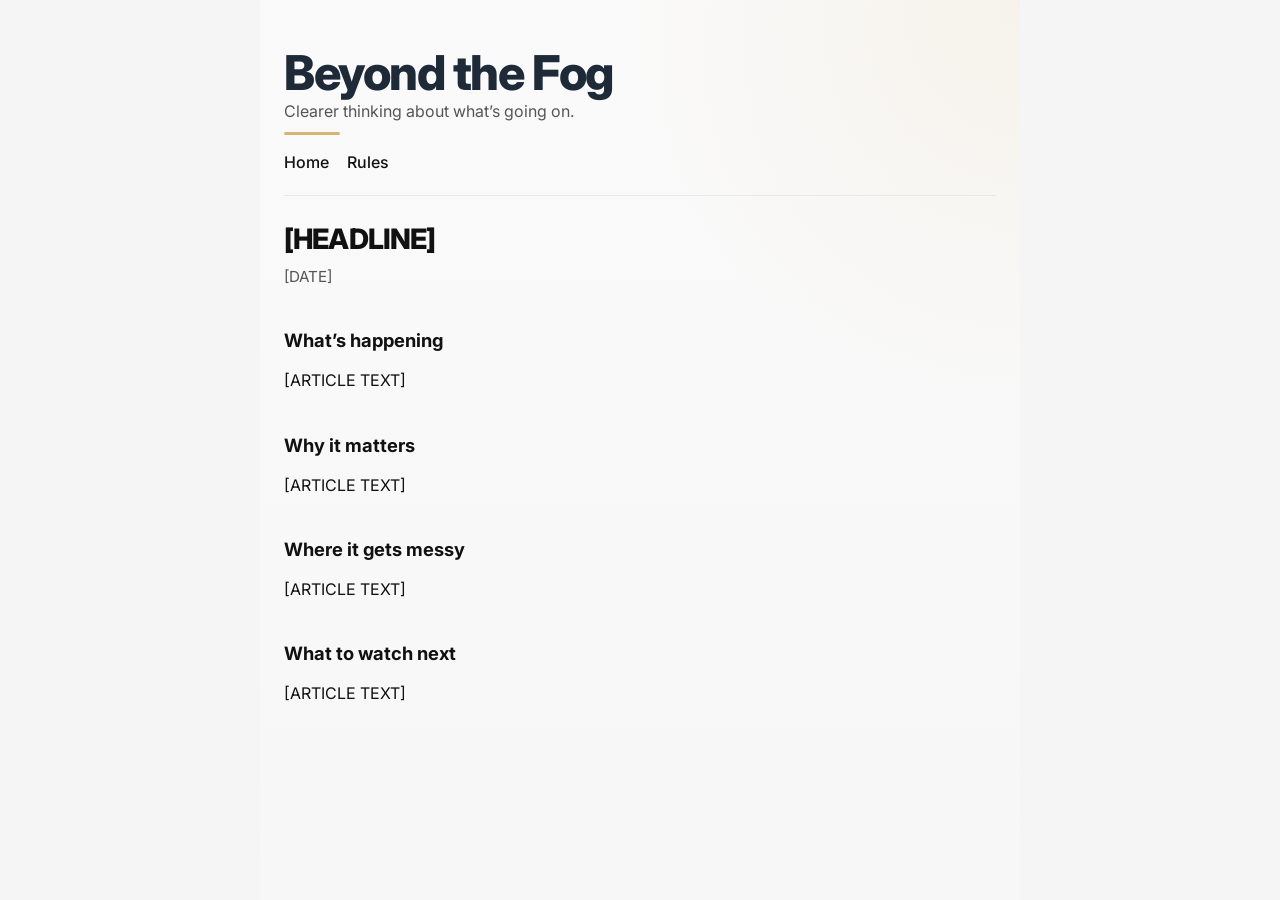
<file: articles/article-template.html>
<!DOCTYPE html>
<html lang="en">
<head>

  <!-- Google tag (gtag.js) -->
  <script async src="https://www.googletagmanager.com/gtag/js?id=G-8LVD73R1KJ"></script>
  <script>
    window.dataLayer = window.dataLayer || [];
    function gtag(){dataLayer.push(arguments);}
    gtag("js", new Date());

    gtag("config", "G-8LVD73R1KJ");
  </script>

  <meta charset="UTF-8" />
  <meta name="viewport" content="width=device-width, initial-scale=1.0" />

  <title>[HEADLINE] | Beyond the Fog</title>
  <meta
    name="description"
    content="[DESCRIPTION]"
  />

  <link rel="preconnect" href="https://fonts.googleapis.com" />
  <link rel="preconnect" href="https://fonts.gstatic.com" crossorigin />
  <link
    href="https://fonts.googleapis.com/css2?family=Inter:wght@400;500;600;700;800&display=swap"
    rel="stylesheet"
  />

  <link rel="stylesheet" href="../css/styles.css" />
  <link rel="icon" type="image/png" href="../assets/favicon.png" />
</head>

<body class="article-page">
  <div class="site-shell">

    <header class="site-header">
      <div class="brand-block">
        <h1 class="site-title">Beyond the Fog</h1>
        <p class="site-tagline">Clearer thinking about what’s going on.</p>
        <div class="brand-mark" aria-hidden="true"></div>
      </div>

      <nav class="site-nav" aria-label="Primary navigation">
        <a href="../index.html" class="nav-link">Home</a>
        <a href="../rules.html" class="nav-link">Rules</a>
      </nav>
    </header>

    <main class="article-container">
      <article>

        <h1 class="article-title">[HEADLINE]</h1>

        <p class="article-date">[DATE]</p>

        <h2>What’s happening</h2>

        <p>
          [ARTICLE TEXT]
        </p>

        <h2>Why it matters</h2>

        <p>
          [ARTICLE TEXT]
        </p>

        <h2>Where it gets messy</h2>

        <p>
          [ARTICLE TEXT]
        </p>

        <h2>What to watch next</h2>

        <p>
          [ARTICLE TEXT]
        </p>

      </article>
    </main>

  </div>
</body>
</html>
</file>
<file: css/styles.css>
:root {
  --bg: #f5f5f5;
  --surface: #ffffff;
  --text: #111111;
  --muted: #555555;
  --border: #e8e8e8;
  --navy: #1e2a38;
  --amber: rgba(201, 154, 61, 0.72);
}

* {
  box-sizing: border-box;
}

html {
  font-size: 16px;
}

body {
  margin: 0;
  background: var(--bg);
  color: var(--text);
  font-family: "Inter", system-ui, -apple-system, BlinkMacSystemFont, "Segoe UI",
    sans-serif;
  line-height: 1.65;
}

a {
  color: inherit;
  text-decoration: none;
}

.site-shell {
  max-width: 760px;
  margin: 0 auto;
  padding: 48px 24px 72px;
  background:
    radial-gradient(
      circle at top right,
      rgba(201, 154, 61, 0.08),
      rgba(201, 154, 61, 0) 34%
    ),
    linear-gradient(to bottom, #fafafa, #f7f7f7);
  min-height: 100vh;
}

.site-header {
  padding-bottom: 20px;
  border-bottom: 1px solid var(--border);
}

.brand-block {
  margin-bottom: 14px;
}

.site-title {
  margin: 0 0 2px;
  color: var(--navy);
  font-size: clamp(2rem, 4vw, 3rem);
  line-height: 1.05;
  font-weight: 800;
  letter-spacing: -0.03em;
}

.site-tagline {
  margin: 0 0 8px;
  color: var(--muted);
  font-size: 1rem;
  line-height: 1.45;
}

.brand-mark {
  width: 56px;
  height: 3px;
  border-radius: 999px;
  background: var(--amber);
}
.site-nav {
  display: flex;
  gap: 18px;
  align-items: center;
}

.nav-link {
  color: var(--text);
  font-weight: 500;
}

.nav-link.current,
.nav-link:hover {
  color: var(--navy);
}

.main-content {
  padding-top: 32px;
}

.intro-section,
.articles-section {
  margin-bottom: 44px;
}
.articles-section {
  display: grid;
  gap: 18px;
}
h2 {
  margin: 0 0 18px;
  font-size: 1.15rem;
  line-height: 1.3;
  font-weight: 700;
  color: var(--text);
}

p {
  margin: 0 0 18px;
}

.article-card {
  display: block;
  padding: 28px 28px 24px;
  background: #ffffff;
border: 1px solid #e0e0e0;
  border-radius: 20px;
  transition: transform 0.15s ease, border-color 0.15s ease,
    box-shadow 0.15s ease;
}

.article-card:hover {
  transform: translateY(-1px);
  border-color: #d9d9d9;
  box-shadow: 0 8px 24px rgba(17, 17, 17, 0.04);
}

.article-meta {
  margin: 0 0 10px;
  color: var(--muted);
  font-size: 0.95rem;
}

.article-card h3 {
  margin: 0 0 12px;
  color: var(--navy);
  font-size: clamp(1.25rem, 2.2vw, 1.6rem);
  line-height: 1.12;
  font-weight: 800;
  letter-spacing: -0.03em;
}

.article-summary {
  margin: 0;
  color: var(--text);
}
.article-page .site-shell,
.article-shell {
  max-width: 760px;
  margin: 0 auto;
  padding: 48px 24px 72px;
  background:
    radial-gradient(
      circle at top right,
      rgba(201, 154, 61, 0.08),
      rgba(201, 154, 61, 0) 34%
    ),
    linear-gradient(to bottom, #fafafa, #f7f7f7);
  min-height: 100vh;
}

.article-container {
  max-width: 680px;
  padding-top: 28px;
}

.article-title {
  margin: 0 0 10px;
  color: var(--text);
font-size: clamp(1.4rem, 2.2vw, 1.9rem);
  line-height: 1.08;
  font-weight: 800;
  letter-spacing: -0.03em;
}

.article-date {
  margin: 0 0 34px;
  color: var(--muted);
  font-size: 0.95rem;
}

article h2 {
  margin: 40px 0 14px;
  color: var(--text);
  font-size: 1.15rem;
  line-height: 1.3;
  font-weight: 700;
}

article p {
  margin: 0 0 18px;
  max-width: 40rem;
}

@media (max-width: 640px) {
  .site-shell,
  .article-page .site-shell,
  .article-shell {
    padding: 32px 18px 56px;
  }

  .site-nav {
    gap: 14px;
    flex-wrap: wrap;
  }

  .article-card {
    padding: 22px 20px 20px;
    border-radius: 16px;
  }

  .article-container {
    padding-top: 24px;
  }
}
</file>
